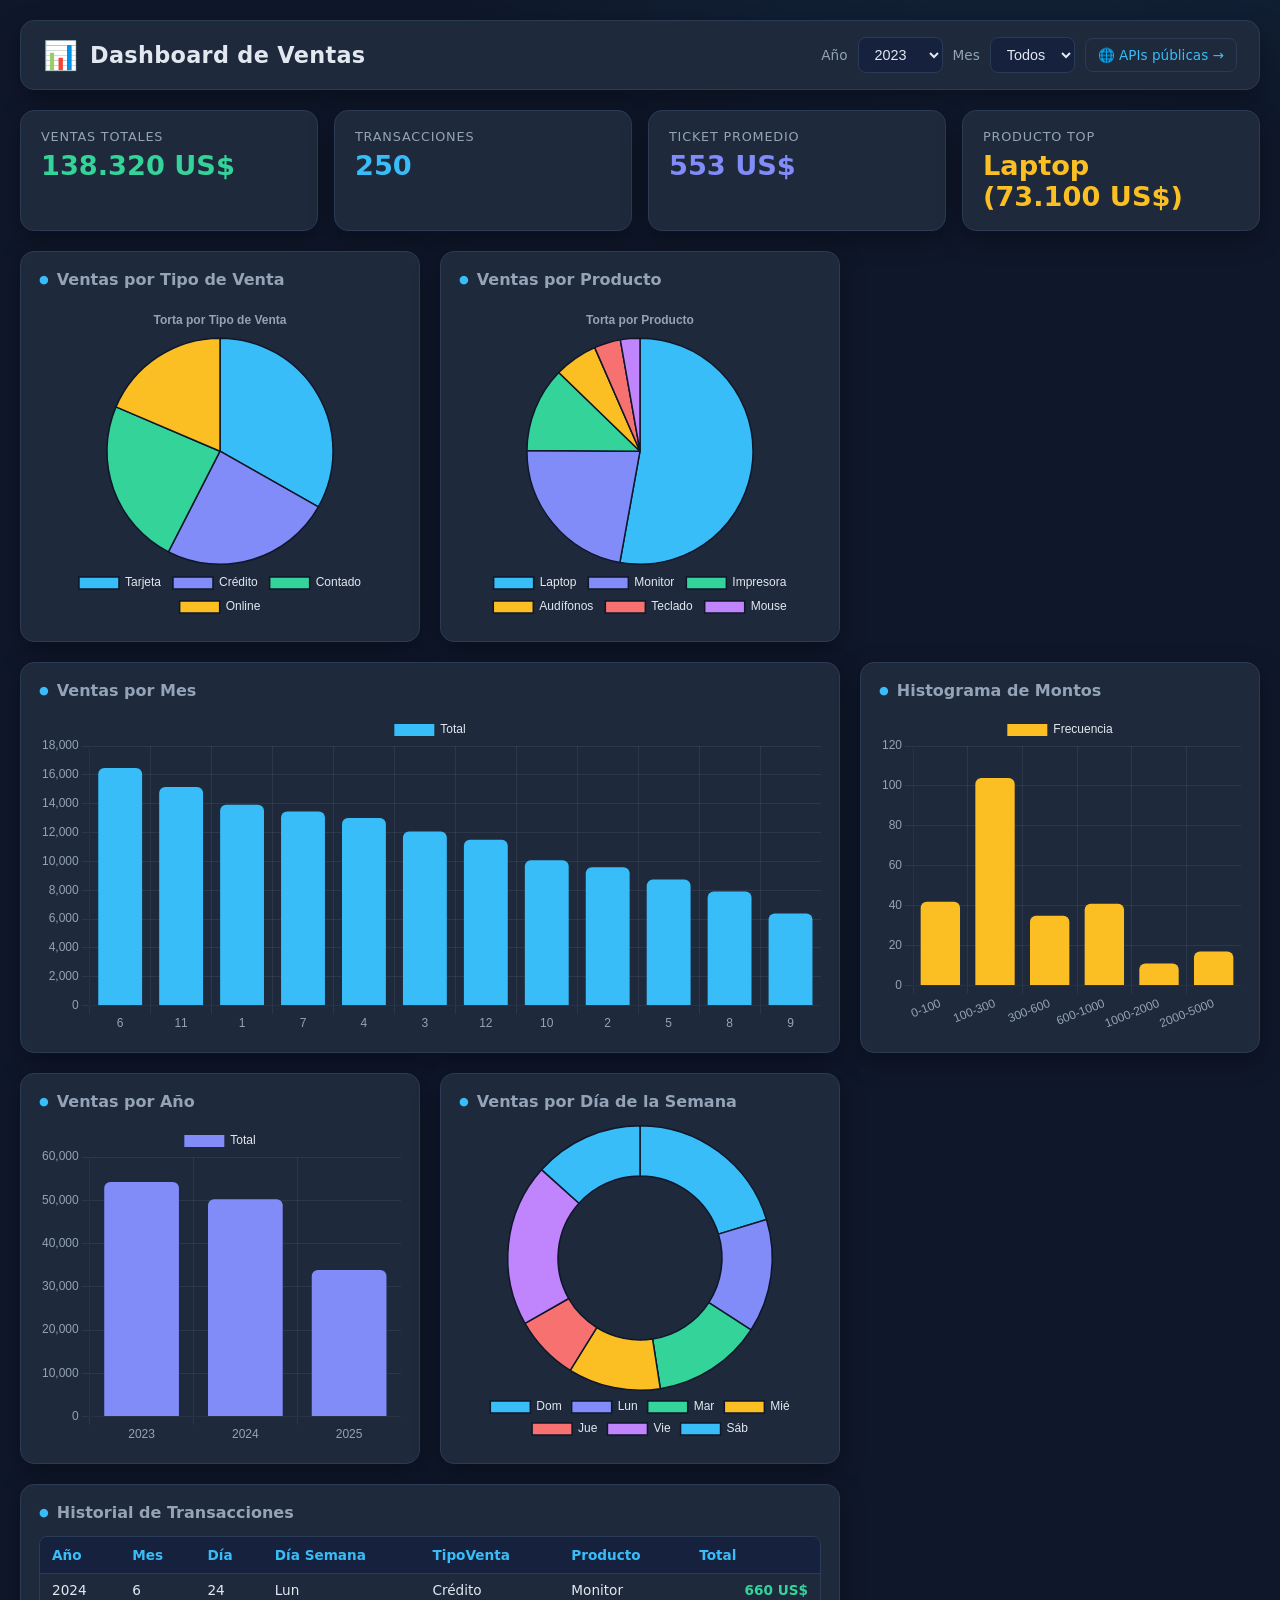
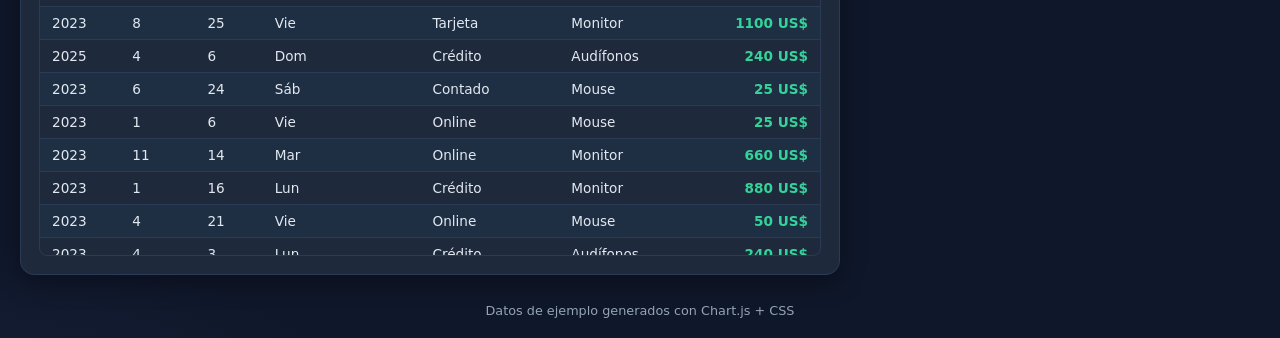
<file: index.html>
<!DOCTYPE html>
<html lang="es">
<head>
<meta charset="UTF-8">
<meta name="viewport" content="width=device-width, initial-scale=1.0">
<title>Dashboard de Ventas</title>
<link rel="stylesheet" href="styles.css">
</head>
<body>
<header class="topbar">
  <div class="brand">
    <span class="logo">📊</span>
    <h1>Dashboard de Ventas</h1>
  </div>
  <div class="filters">
    <label for="filtroAnio">Año</label>
    <select id="filtroAnio"></select>
    <label for="filtroMes">Mes</label>
    <select id="filtroMes"></select>
    <a href="api-dashboard/index.html" class="nav-link">🌐 APIs públicas →</a>
  </div>
</header>

<section class="kpis">
  <div class="kpi"><span class="kpi-label">Ventas totales</span><span class="kpi-value" id="kpiTotal">—</span></div>
  <div class="kpi"><span class="kpi-label">Transacciones</span><span class="kpi-value" id="kpiCount">—</span></div>
  <div class="kpi"><span class="kpi-label">Ticket promedio</span><span class="kpi-value" id="kpiPromedio">—</span></div>
  <div class="kpi"><span class="kpi-label">Producto top</span><span class="kpi-value" id="kpiTop">—</span></div>
</section>

<main class="grid">
  <div class="card">
    <h2>Ventas por Tipo de Venta</h2>
    <div class="chart-wrap"><canvas id="tortaTipo"></canvas></div>
  </div>
  <div class="card">
    <h2>Ventas por Producto</h2>
    <div class="chart-wrap"><canvas id="tortaProducto"></canvas></div>
  </div>
  <div class="card span2">
    <h2>Ventas por Mes</h2>
    <div class="chart-wrap"><canvas id="barrasMes"></canvas></div>
  </div>
  <div class="card">
    <h2>Histograma de Montos</h2>
    <div class="chart-wrap"><canvas id="histograma"></canvas></div>
  </div>
  <div class="card">
    <h2>Ventas por Año</h2>
    <div class="chart-wrap"><canvas id="barrasAnio"></canvas></div>
  </div>
  <div class="card">
    <h2>Ventas por Día de la Semana</h2>
    <div class="chart-wrap"><canvas id="donaSemana"></canvas></div>
  </div>
  <div class="card span2">
    <h2>Historial de Transacciones</h2>
    <div class="table-scroll">
      <table class="tabla" id="tablaVentas">
        <thead>
          <tr><th>Año</th><th>Mes</th><th>Día</th><th>Día Semana</th><th>TipoVenta</th><th>Producto</th><th>Total</th></tr>
        </thead>
        <tbody></tbody>
      </table>
    </div>
  </div>
</main>

<footer>Datos de ejemplo generados con Chart.js + CSS</footer>
<script src="chart.umd.js"></script>
<script src="script.js"></script>
</body>
</html>
</file>
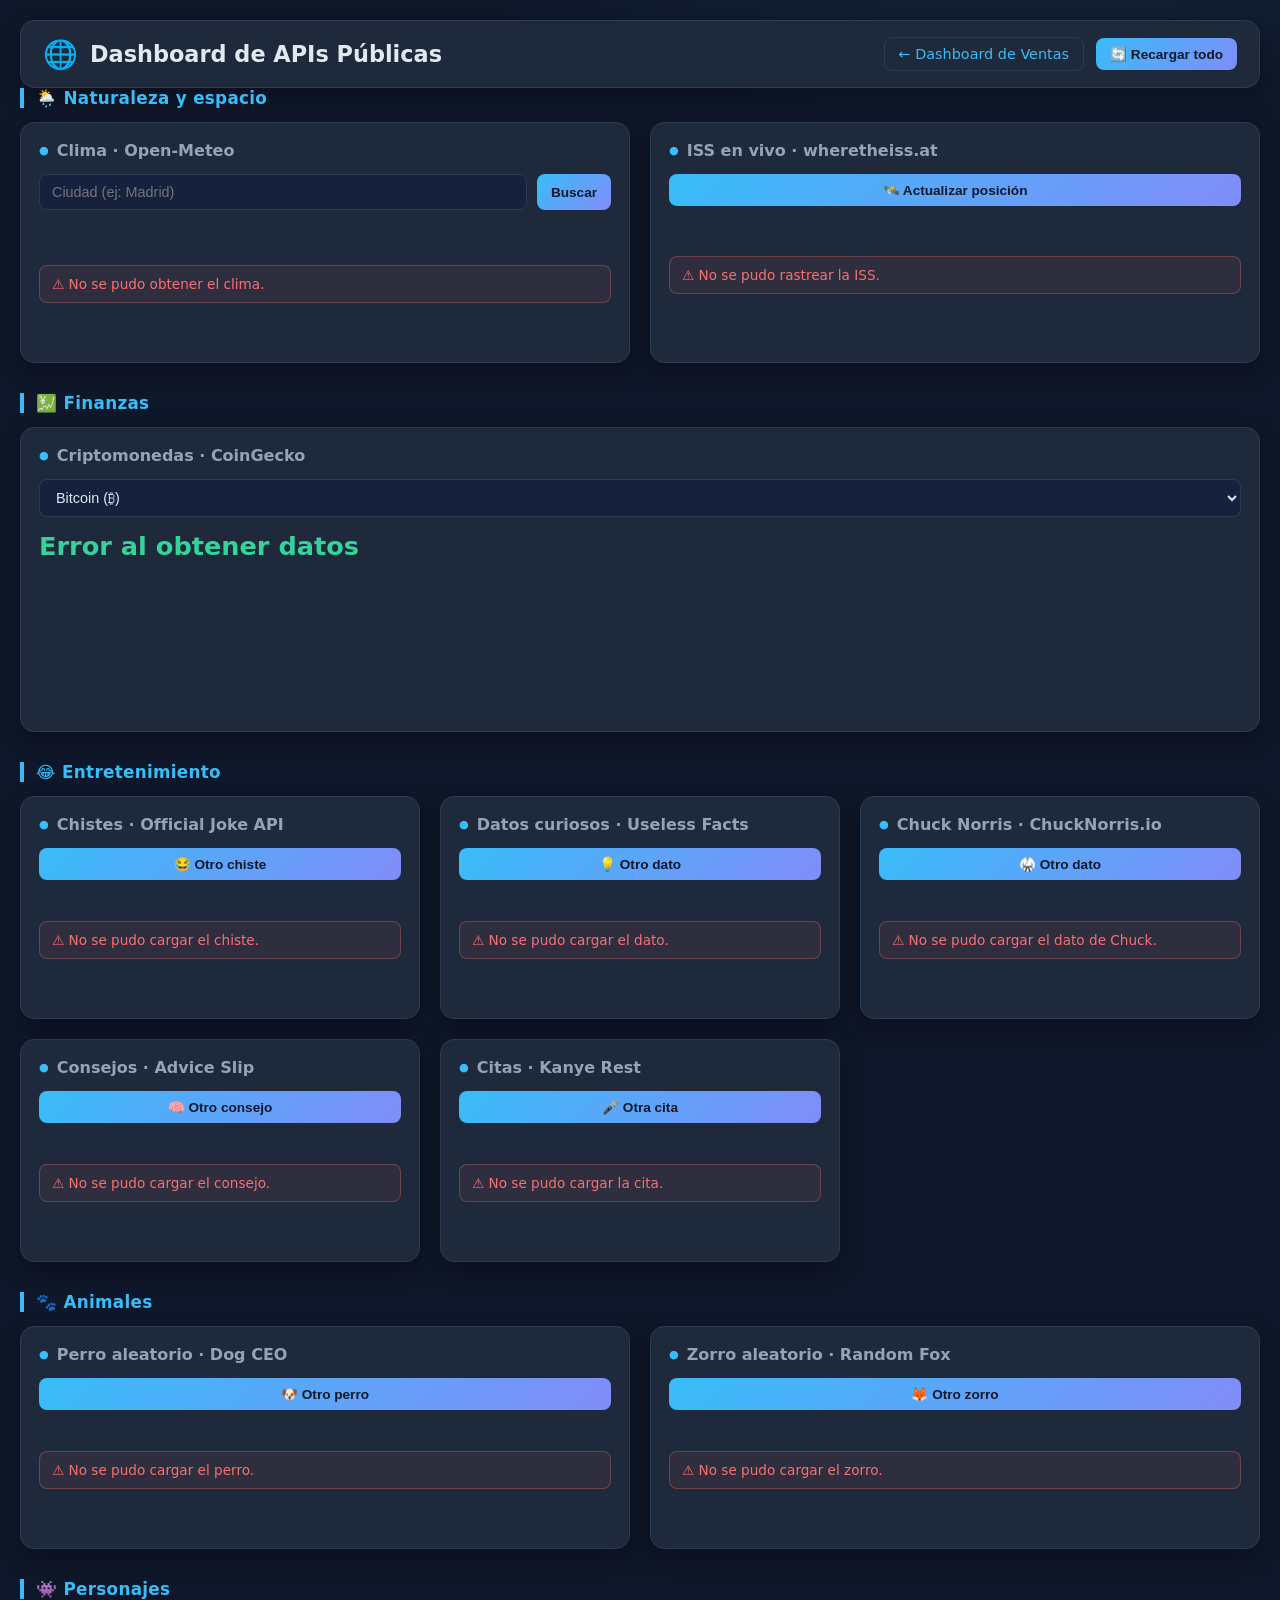
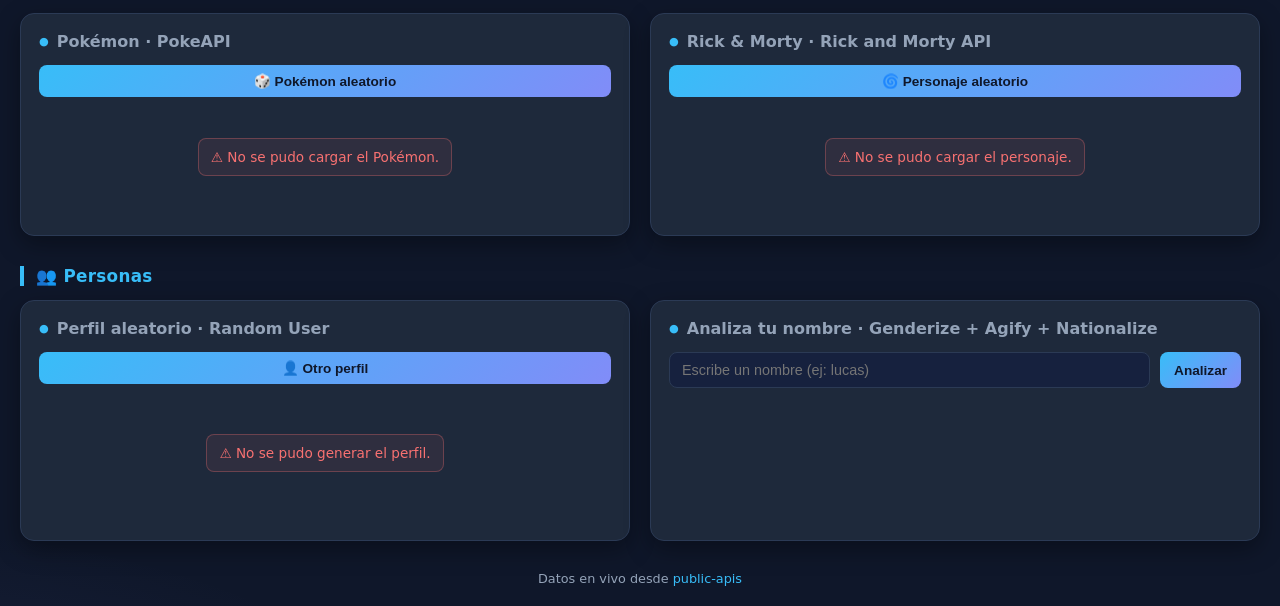
<file: api-dashboard/index.html>
<!DOCTYPE html>
<html lang="es">
<head>
<meta charset="UTF-8">
<meta name="viewport" content="width=device-width, initial-scale=1.0">
<title>Dashboard de APIs Públicas</title>
<link rel="stylesheet" href="styles.css">
</head>
<body>
<header class="topbar">
  <div class="brand">
    <span class="logo">🌐</span>
    <h1>Dashboard de APIs Públicas</h1>
  </div>
  <nav class="nav">
    <a href="../index.html" class="nav-link">← Dashboard de Ventas</a>
    <button class="btn" id="btnRecargar">🔄 Recargar todo</button>
  </nav>
</header>

<main>

  <section class="grupo">
    <h2 class="grupo-titulo">🌦️ Naturaleza y espacio</h2>
    <div class="grid">
      <section class="card" id="card-clima">
        <h2>Clima · Open-Meteo</h2>
        <div class="card-actions">
          <input type="text" id="ciudad" placeholder="Ciudad (ej: Madrid)" autocomplete="off">
          <button class="btn" id="btnClima">Buscar</button>
        </div>
        <div class="module" id="clima"></div>
      </section>
      <section class="card" id="card-iss">
        <h2>ISS en vivo · wheretheiss.at</h2>
        <button class="btn" id="btnIss">🛰️ Actualizar posición</button>
        <div class="module" id="iss"></div>
      </section>
    </div>
  </section>

  <section class="grupo">
    <h2 class="grupo-titulo">💹 Finanzas</h2>
    <div class="grid">
      <section class="card" id="card-crypto">
        <h2>Criptomonedas · CoinGecko</h2>
        <div class="card-actions">
          <select id="cripto"></select>
        </div>
        <div class="module" id="crypto">
          <div class="crypto-price" id="cryptoPrice">—</div>
          <div class="chart-wrap small"><canvas id="sparkline"></canvas></div>
        </div>
      </section>
    </div>
  </section>

  <section class="grupo">
    <h2 class="grupo-titulo">😂 Entretenimiento</h2>
    <div class="grid">
      <section class="card" id="card-joke">
        <h2>Chistes · Official Joke API</h2>
        <button class="btn" id="btnJoke">😂 Otro chiste</button>
        <div class="module" id="joke"></div>
      </section>
      <section class="card" id="card-fact">
        <h2>Datos curiosos · Useless Facts</h2>
        <button class="btn" id="btnFact">💡 Otro dato</button>
        <div class="module" id="fact"></div>
      </section>
      <section class="card" id="card-chuck">
        <h2>Chuck Norris · ChuckNorris.io</h2>
        <button class="btn" id="btnChuck">🥋 Otro dato</button>
        <div class="module" id="chuck"></div>
      </section>
      <section class="card" id="card-advice">
        <h2>Consejos · Advice Slip</h2>
        <button class="btn" id="btnAdvice">🧠 Otro consejo</button>
        <div class="module" id="advice"></div>
      </section>
      <section class="card" id="card-kanye">
        <h2>Citas · Kanye Rest</h2>
        <button class="btn" id="btnKanye">🎤 Otra cita</button>
        <div class="module" id="kanye"></div>
      </section>
    </div>
  </section>

  <section class="grupo">
    <h2 class="grupo-titulo">🐾 Animales</h2>
    <div class="grid">
      <section class="card" id="card-perro">
        <h2>Perro aleatorio · Dog CEO</h2>
        <button class="btn" id="btnPerro">🐶 Otro perro</button>
        <div class="module" id="perro"></div>
      </section>
      <section class="card" id="card-zorro">
        <h2>Zorro aleatorio · Random Fox</h2>
        <button class="btn" id="btnZorro">🦊 Otro zorro</button>
        <div class="module" id="zorro"></div>
      </section>
    </div>
  </section>

  <section class="grupo">
    <h2 class="grupo-titulo">👾 Personajes</h2>
    <div class="grid">
      <section class="card" id="card-pokemon">
        <h2>Pokémon · PokeAPI</h2>
        <button class="btn" id="btnPokemon">🎲 Pokémon aleatorio</button>
        <div class="module pokemon" id="pokemon"></div>
      </section>
      <section class="card" id="card-rick">
        <h2>Rick &amp; Morty · Rick and Morty API</h2>
        <button class="btn" id="btnRick">🌀 Personaje aleatorio</button>
        <div class="module pokemon" id="rick"></div>
      </section>
    </div>
  </section>

  <section class="grupo">
    <h2 class="grupo-titulo">👥 Personas</h2>
    <div class="grid">
      <section class="card" id="card-user">
        <h2>Perfil aleatorio · Random User</h2>
        <button class="btn" id="btnUser">👤 Otro perfil</button>
        <div class="module user" id="user"></div>
      </section>
      <section class="card" id="card-nombre">
        <h2>Analiza tu nombre · Genderize + Agify + Nationalize</h2>
        <div class="card-actions">
          <input type="text" id="nombre" placeholder="Escribe un nombre (ej: lucas)" autocomplete="off">
          <button class="btn" id="btnNombre">Analizar</button>
        </div>
        <div class="module" id="nombreResult"></div>
      </section>
    </div>
  </section>

</main>

<footer>Datos en vivo desde <a href="https://github.com/public-apis/public-apis" target="_blank" rel="noopener">public-apis</a></footer>
<script src="chart.umd.js"></script>
<script src="script.js"></script>
</body>
</html>
</file>
<file: styles.css>
:root {
  --bg: #0f172a;
  --card: #1e293b;
  --card-2: #16213e;
  --border: #2b3a55;
  --text: #e2e8f0;
  --muted: #94a3b8;
  --accent: #38bdf8;
  --accent-2: #818cf8;
  --success: #34d399;
  --danger: #f87171;
  --warn: #fbbf24;
  --radius: 14px;
  --shadow: 0 8px 24px rgba(0, 0, 0, .35);
}

* { margin: 0; padding: 0; box-sizing: border-box; }

body {
  font-family: "Segoe UI", system-ui, -apple-system, sans-serif;
  background:
    radial-gradient(1200px 600px at 80% -10%, rgba(56, 189, 248, .12), transparent 60%),
    radial-gradient(1000px 500px at -10% 110%, rgba(129, 140, 248, .12), transparent 60%),
    var(--bg);
  color: var(--text);
  min-height: 100vh;
  padding: 20px;
}

.topbar {
  display: flex;
  align-items: center;
  justify-content: space-between;
  flex-wrap: wrap;
  gap: 16px;
  background: var(--card);
  border: 1px solid var(--border);
  border-radius: var(--radius);
  padding: 16px 22px;
  box-shadow: var(--shadow);
}

.brand { display: flex; align-items: center; gap: 12px; }
.logo { font-size: 28px; }
.brand h1 { font-size: 1.4rem; font-weight: 700; letter-spacing: .3px; }

.filters { display: flex; align-items: center; gap: 10px; flex-wrap: wrap; }
.filters label { color: var(--muted); font-size: .85rem; }
.filters select {
  background: var(--card-2);
  color: var(--text);
  border: 1px solid var(--border);
  border-radius: 8px;
  padding: 8px 12px;
  font-size: .9rem;
  cursor: pointer;
  outline: none;
  transition: border-color .2s;
}
.filters select:hover, .filters select:focus { border-color: var(--accent); }

.nav-link {
  color: var(--accent);
  text-decoration: none;
  font-size: .85rem;
  border: 1px solid var(--border);
  border-radius: 8px;
  padding: 8px 12px;
  transition: border-color .2s, background .2s;
}
.nav-link:hover { border-color: var(--accent); background: rgba(56, 189, 248, .08); }

.kpis {
  display: grid;
  grid-template-columns: repeat(auto-fit, minmax(200px, 1fr));
  gap: 16px;
  margin: 20px 0;
}

.kpi {
  background: var(--card);
  border: 1px solid var(--border);
  border-radius: var(--radius);
  padding: 18px 20px;
  box-shadow: var(--shadow);
  display: flex;
  flex-direction: column;
  gap: 6px;
  transition: transform .2s, border-color .2s;
}
.kpi:hover { transform: translateY(-3px); border-color: var(--accent); }

.kpi-label { color: var(--muted); font-size: .8rem; text-transform: uppercase; letter-spacing: .8px; }
.kpi-value { font-size: 1.7rem; font-weight: 800; }
#kpiTotal { color: var(--success); }
#kpiCount { color: var(--accent); }
#kpiPromedio { color: var(--accent-2); }
#kpiTop { color: var(--warn); }

.grid {
  display: grid;
  grid-template-columns: repeat(auto-fit, minmax(340px, 1fr));
  gap: 20px;
}

.card {
  background: var(--card);
  border: 1px solid var(--border);
  border-radius: var(--radius);
  padding: 18px;
  box-shadow: var(--shadow);
  transition: transform .2s, border-color .2s;
}
.card:hover { border-color: var(--accent-2); }

.card h2 {
  font-size: 1rem;
  font-weight: 600;
  color: var(--muted);
  margin-bottom: 14px;
  display: flex;
  align-items: center;
  gap: 8px;
}
.card h2::before { content: "●"; color: var(--accent); font-size: .7rem; }

.span2 { grid-column: span 2; }

.chart-wrap {
  position: relative;
  width: 100%;
  height: 320px;
}

.table-scroll {
  max-height: 320px;
  overflow: auto;
  border: 1px solid var(--border);
  border-radius: 8px;
}

.tabla {
  width: 100%;
  border-collapse: collapse;
  font-size: .85rem;
}

.tabla thead th {
  position: sticky;
  top: 0;
  background: var(--card-2);
  color: var(--accent);
  text-align: left;
  padding: 10px 12px;
  font-weight: 600;
  border-bottom: 1px solid var(--border);
  white-space: nowrap;
}

.tabla tbody td {
  padding: 8px 12px;
  border-bottom: 1px solid var(--border);
  color: var(--text);
  white-space: nowrap;
}

.tabla tbody tr:nth-child(even) { background: rgba(56, 189, 248, .04); }
.tabla tbody tr:hover { background: rgba(56, 189, 248, .10); }

.tabla .col-total { text-align: right; font-weight: 700; color: var(--success); }

.tabla-vacia { text-align: center; padding: 24px; color: var(--muted); }

@media (max-width: 720px) {
  .tabla thead th, .tabla tbody td { padding: 6px 8px; font-size: .75rem; }
}

footer {
  margin-top: 28px;
  text-align: center;
  color: var(--muted);
  font-size: .8rem;
}

@media (max-width: 720px) {
  .span2 { grid-column: span 1; }
  .chart-wrap { height: 260px; }
}
</file>
<file: api-dashboard/styles.css>
:root {
  --bg: #0f172a;
  --card: #1e293b;
  --card-2: #16213e;
  --border: #2b3a55;
  --text: #e2e8f0;
  --muted: #94a3b8;
  --accent: #38bdf8;
  --accent-2: #818cf8;
  --success: #34d399;
  --danger: #f87171;
  --warn: #fbbf24;
  --radius: 14px;
  --shadow: 0 8px 24px rgba(0, 0, 0, .35);
}

* { margin: 0; padding: 0; box-sizing: border-box; }

body {
  font-family: "Segoe UI", system-ui, -apple-system, sans-serif;
  background:
    radial-gradient(1200px 600px at 80% -10%, rgba(56, 189, 248, .12), transparent 60%),
    radial-gradient(1000px 500px at -10% 110%, rgba(129, 140, 248, .12), transparent 60%),
    var(--bg);
  color: var(--text);
  min-height: 100vh;
  padding: 20px;
}

.topbar {
  display: flex;
  align-items: center;
  justify-content: space-between;
  flex-wrap: wrap;
  gap: 16px;
  background: var(--card);
  border: 1px solid var(--border);
  border-radius: var(--radius);
  padding: 16px 22px;
  box-shadow: var(--shadow);
}

.brand { display: flex; align-items: center; gap: 12px; }
.logo { font-size: 28px; }
.brand h1 { font-size: 1.4rem; font-weight: 700; }

.nav { display: flex; align-items: center; gap: 12px; flex-wrap: wrap; }
.nav-link {
  color: var(--accent);
  text-decoration: none;
  font-size: .9rem;
  border: 1px solid var(--border);
  border-radius: 8px;
  padding: 8px 14px;
  transition: border-color .2s, background .2s;
}
.nav-link:hover { border-color: var(--accent); background: rgba(56, 189, 248, .08); }

.btn {
  background: linear-gradient(135deg, var(--accent), var(--accent-2));
  color: #0f172a;
  border: none;
  border-radius: 8px;
  padding: 8px 14px;
  font-weight: 600;
  font-size: .85rem;
  cursor: pointer;
  transition: transform .15s, filter .2s;
}
.btn:hover { transform: translateY(-1px); filter: brightness(1.1); }
.btn:active { transform: translateY(0); }

.grid {
  display: grid;
  grid-template-columns: repeat(auto-fit, minmax(320px, 1fr));
  gap: 20px;
}

.grupo { margin-bottom: 30px; }

.grupo-titulo {
  font-size: 1.05rem;
  font-weight: 700;
  color: var(--accent);
  margin-bottom: 14px;
  padding-left: 12px;
  border-left: 4px solid var(--accent);
  letter-spacing: .3px;
}

.card {
  background: var(--card);
  border: 1px solid var(--border);
  border-radius: var(--radius);
  padding: 18px;
  box-shadow: var(--shadow);
  transition: transform .2s, border-color .2s;
  display: flex;
  flex-direction: column;
}
.card:hover { border-color: var(--accent-2); transform: translateY(-2px); }

.card h2 {
  font-size: 1rem;
  font-weight: 600;
  color: var(--muted);
  margin-bottom: 14px;
  display: flex;
  align-items: center;
  gap: 8px;
}
.card h2::before { content: "●"; color: var(--accent); font-size: .7rem; }

.span2 { grid-column: span 2; }

.card-actions {
  display: flex;
  gap: 10px;
  margin-bottom: 14px;
}

.card-actions input, .card-actions select {
  flex: 1;
  background: var(--card-2);
  color: var(--text);
  border: 1px solid var(--border);
  border-radius: 8px;
  padding: 9px 12px;
  font-size: .9rem;
  outline: none;
}
.card-actions input:focus, .card-actions select:focus { border-color: var(--accent); }

.module {
  min-height: 120px;
  display: flex;
  flex-direction: column;
  gap: 12px;
  flex: 1;
  justify-content: center;
}

.chart-wrap.small { position: relative; height: 140px; }

.crypto-price { font-size: 1.6rem; font-weight: 800; color: var(--success); }
.crypto-extra { color: var(--muted); font-size: .85rem; }

.clima-temp { font-size: 2.6rem; font-weight: 800; }
.clima-desc { color: var(--muted); }
.clima-meta { display: flex; gap: 16px; flex-wrap: wrap; }
.clima-meta span { background: var(--card-2); padding: 6px 12px; border-radius: 8px; font-size: .8rem; color: var(--text); }

.pokemon {
  flex-direction: row;
  align-items: center;
  gap: 16px;
}
.pokemon img {
  width: 120px;
  height: 120px;
  object-fit: contain;
  background: var(--card-2);
  border-radius: 12px;
  padding: 8px;
}
.pokemon-info h3 { text-transform: capitalize; font-size: 1.2rem; margin-bottom: 6px; }
.pokemon-info p { color: var(--muted); font-size: .85rem; }
.chip {
  display: inline-block;
  padding: 3px 10px;
  border-radius: 20px;
  font-size: .75rem;
  font-weight: 600;
  margin-right: 6px;
  background: rgba(56, 189, 248, .15);
  color: var(--accent);
  text-transform: capitalize;
}

.img-frame {
  width: 100%;
  height: 210px;
  display: flex;
  align-items: center;
  justify-content: center;
  background: var(--card-2);
  border-radius: 10px;
  overflow: hidden;
  padding: 10px;
}
.img-frame img {
  max-width: 100%;
  max-height: 100%;
  object-fit: contain;
  border-radius: 6px;
}

.dl-btn {
  align-self: flex-start;
  background: var(--card-2);
  color: var(--accent);
  border: 1px solid var(--border);
  border-radius: 8px;
  padding: 7px 12px;
  font-size: .8rem;
  font-weight: 600;
  cursor: pointer;
  transition: border-color .2s, background .2s;
}
.dl-btn:hover { border-color: var(--accent); background: rgba(56, 189, 248, .08); }

.joke-setup { font-size: 1rem; }
.joke-punch { color: var(--accent); font-weight: 600; margin-top: 4px; }
.fact-text { font-size: 1rem; line-height: 1.5; }

.iss-grid {
  display: grid;
  grid-template-columns: repeat(auto-fit, minmax(150px, 1fr));
  gap: 12px;
}
.iss-item {
  background: var(--card-2);
  border-radius: 10px;
  padding: 12px;
  text-align: center;
}
.iss-item .lbl { color: var(--muted); font-size: .75rem; text-transform: uppercase; letter-spacing: .5px; }
.iss-item .val { font-size: 1.15rem; font-weight: 700; margin-top: 4px; }
.iss-map { color: var(--accent); text-decoration: none; font-size: .85rem; }

.user { flex-direction: row; align-items: center; gap: 16px; }
.user img {
  width: 90px;
  height: 90px;
  border-radius: 50%;
  object-fit: cover;
  border: 2px solid var(--accent);
}
.user-info h3 { font-size: 1.1rem; margin-bottom: 4px; }
.user-info p { color: var(--muted); font-size: .82rem; margin-top: 2px; }

.nombre-grid { display: grid; grid-template-columns: repeat(3, 1fr); gap: 10px; }
.nombre-item { background: var(--card-2); border-radius: 10px; padding: 10px; text-align: center; }
.nombre-item .lbl { color: var(--muted); font-size: .72rem; text-transform: uppercase; letter-spacing: .5px; }
.nombre-item .val { font-size: 1rem; font-weight: 700; margin-top: 4px; }

.loading { color: var(--muted); font-style: italic; }
.error {
  color: var(--danger);
  background: rgba(248, 113, 113, .08);
  border: 1px solid rgba(248, 113, 113, .3);
  padding: 10px 12px;
  border-radius: 8px;
  font-size: .85rem;
}

footer {
  margin-top: 28px;
  text-align: center;
  color: var(--muted);
  font-size: .8rem;
}
footer a { color: var(--accent); text-decoration: none; }

@media (max-width: 720px) {
  .span2 { grid-column: span 1; }
}
</file>
